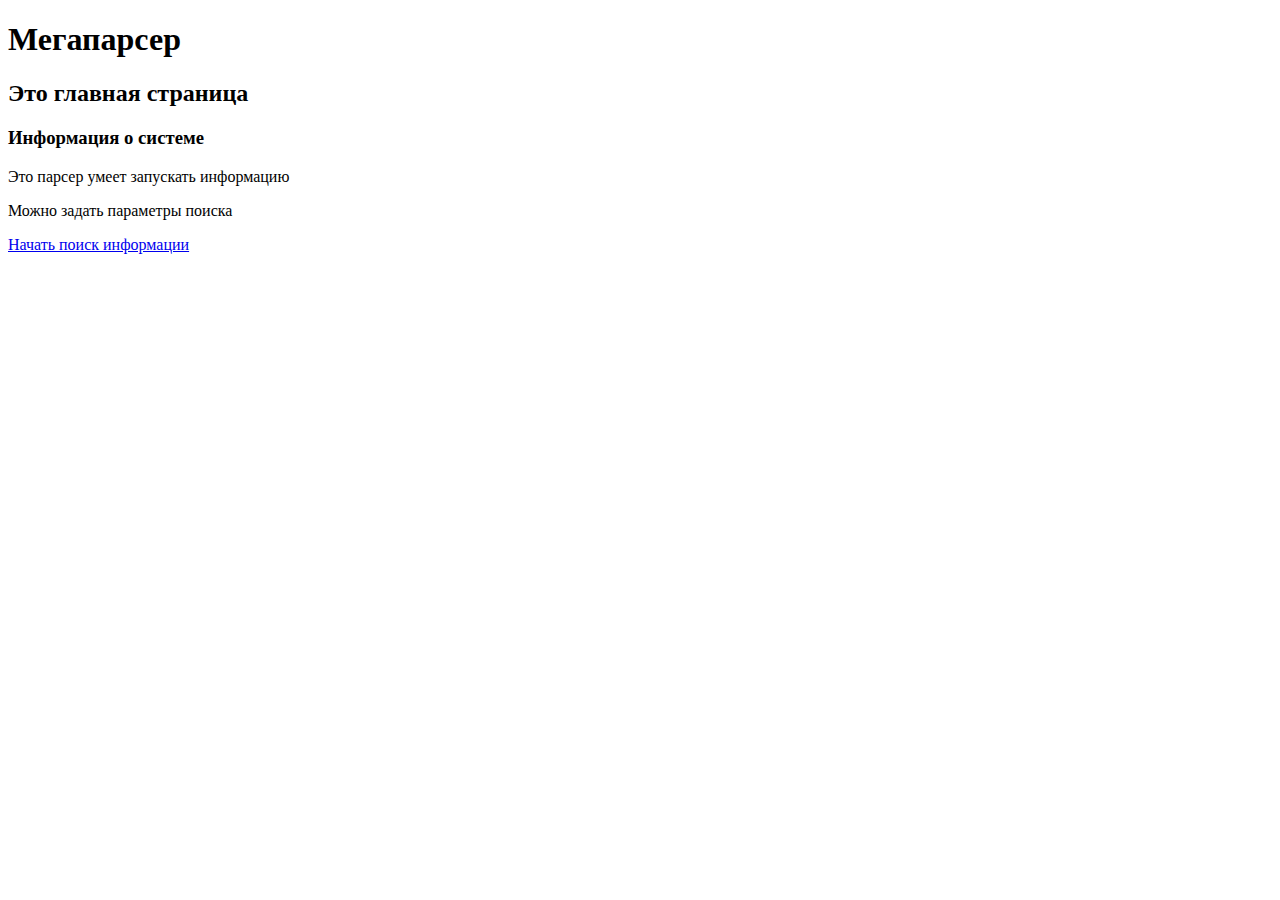
<file: html_lesson/temlates/index.html>
<!DOCTYPE html>
<html lang="en">
<head>
    <meta charset="UTF-8">
    <title>Урок21</title>
</head>
<body>
    <h1>
        Мегапарсер
    </h1>
        <h2>
            Это главная страница
        </h2>
            <h3>
                Информация о системе
            </h3>
            <p>
                Это парсер умеет запускать информацию
            </p>
            <p>
                Можно задать параметры поиска
            </p>
    <a href = 'form.html'> Начать поиск информации </a>

</body>
</html>
</file>
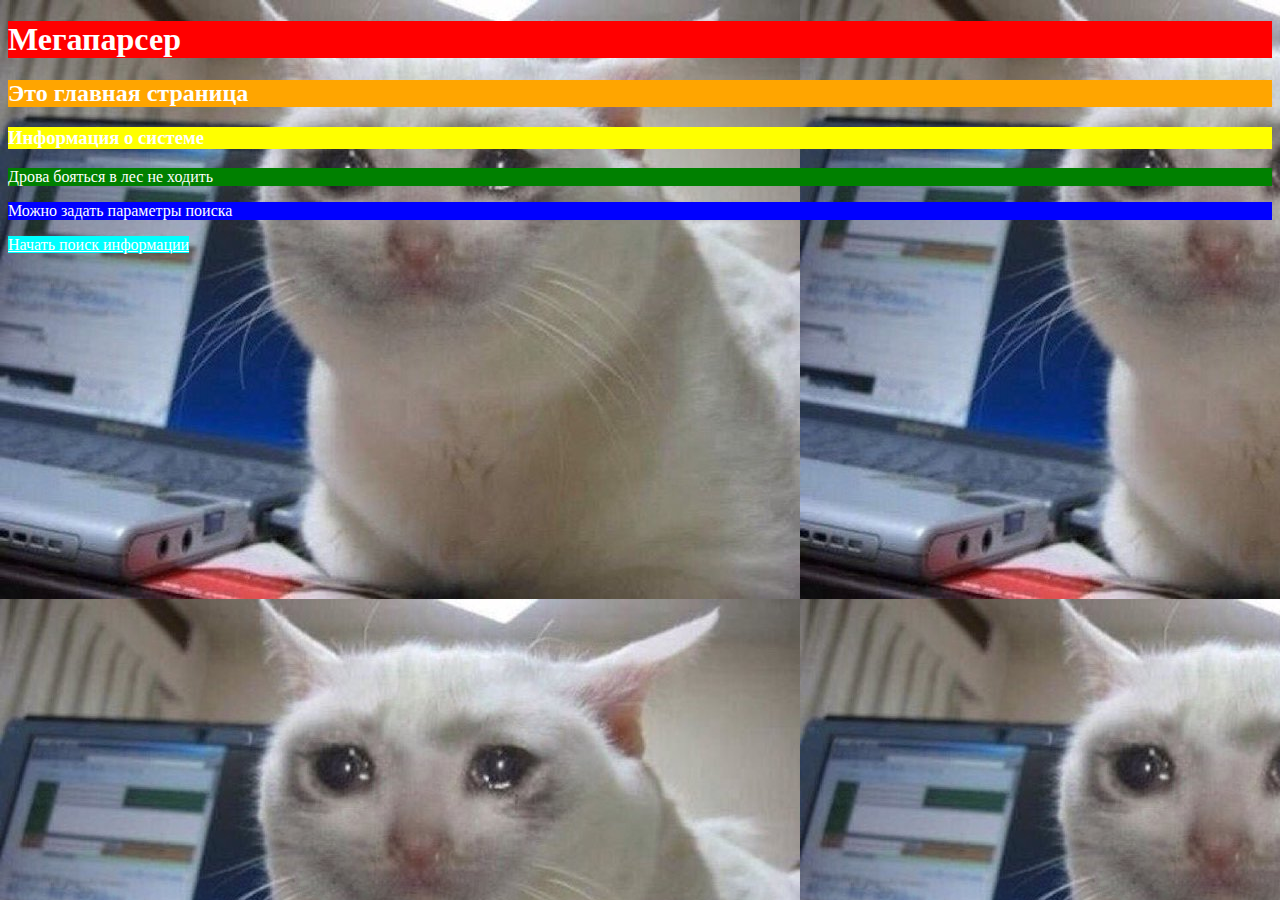
<file: html_lesson/html_lesson/temlates/index.html>
<!DOCTYPE html>
<html lang="en">
<head>
    <meta charset="UTF-8">
    <title>Урок21</title>
    <link href="main.css" rel="stylesheet">
</head>
<body>
    <h1 class = 'tut'>
        Мегапарсер
    </h1>
        <h2 class ='tet'>
            Это главная страница
        </h2>
            <h3 class = 'tat'>
                Информация о системе
            </h3>
            <p class = 'huh'>
                Дрова бояться в лес не ходить
            </p>
            <p class = 'heh'>
                Можно задать параметры поиска
            </p>
    <a class = "hah" href = 'form.html'> Начать поиск информации </a>

</body>
</html>
</file>
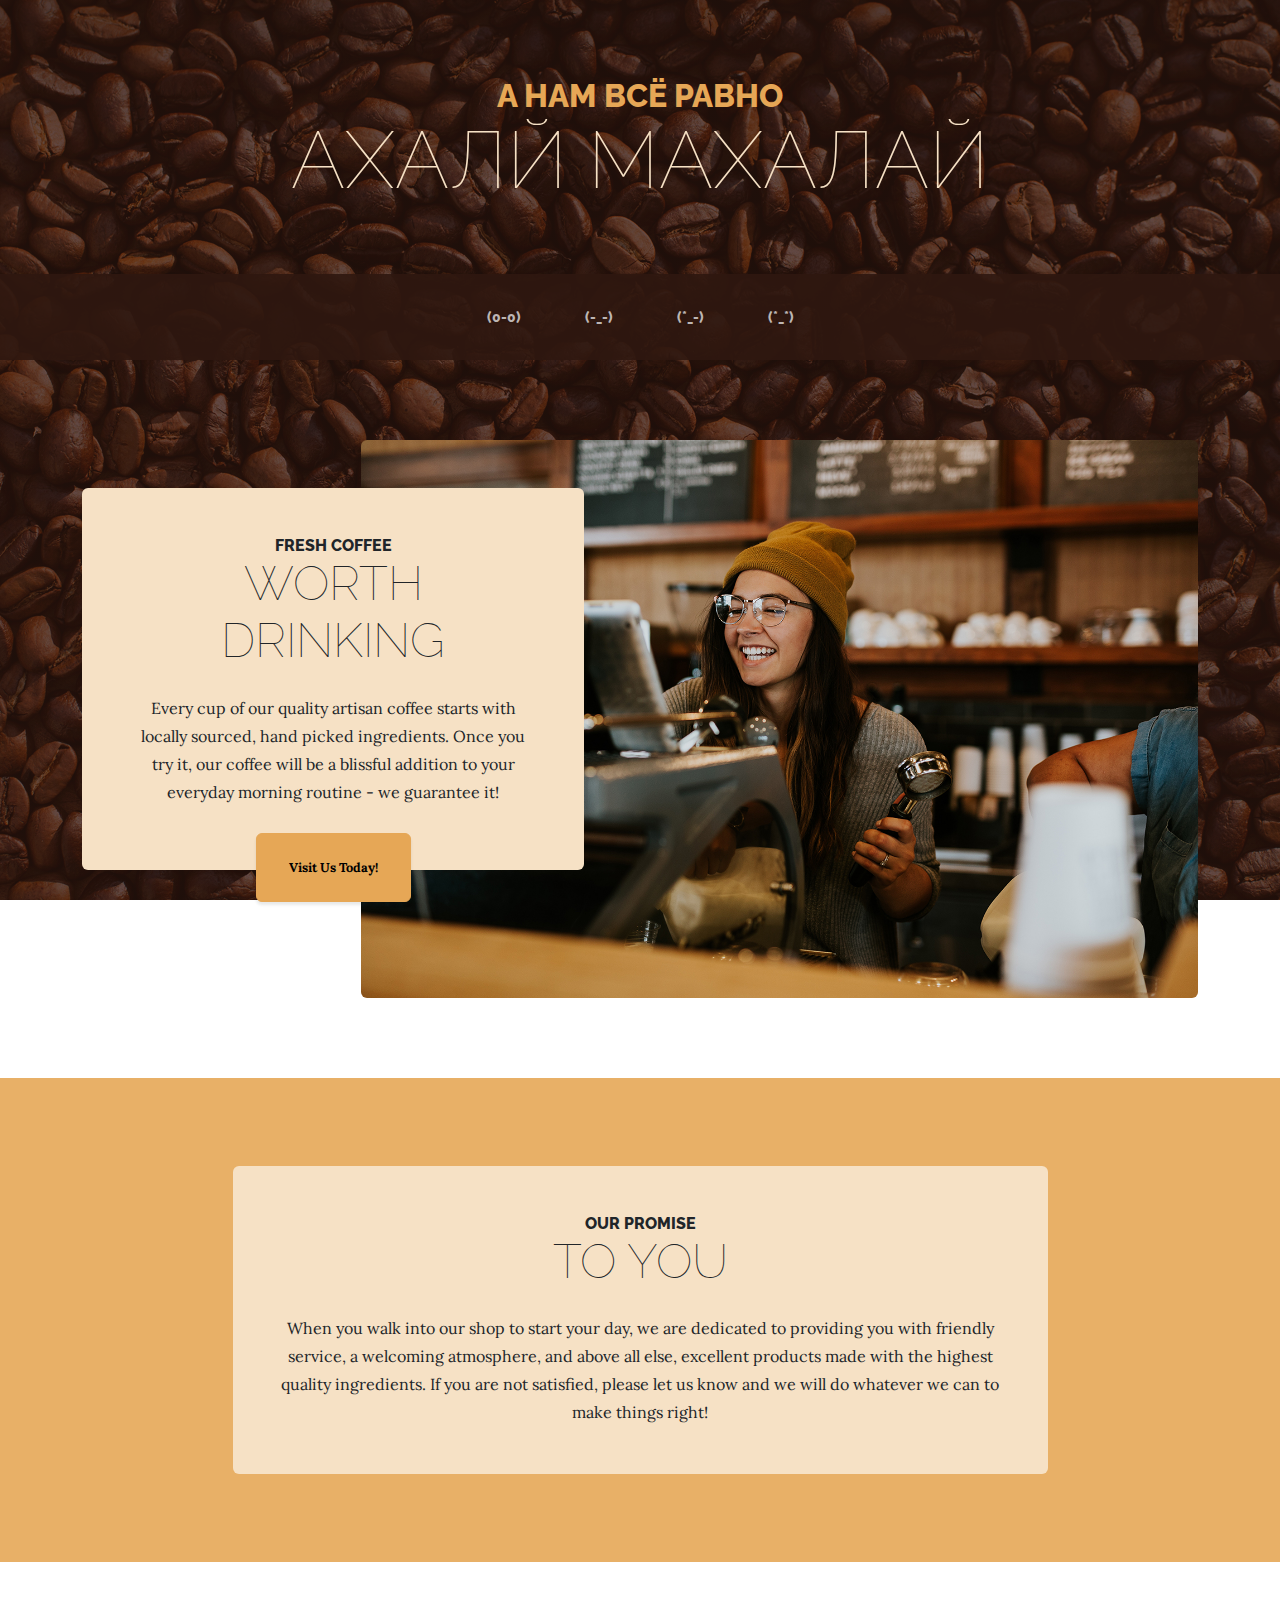
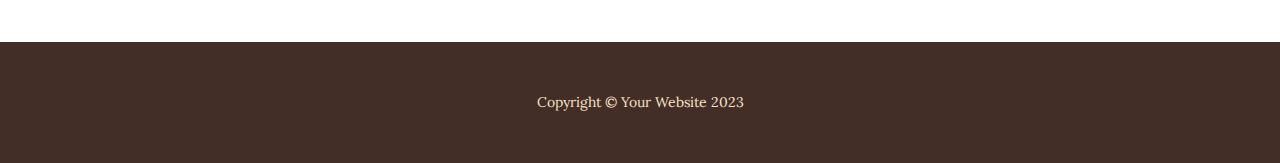
<file: html_lesson/html_lesson/templates_boostrap/startbootstrap-business-casual-gh-pages/index.html>
<!DOCTYPE html>
<html lang="en">
    <head>
        <meta charset="utf-8" />
        <meta name="viewport" content="width=device-width, initial-scale=1, shrink-to-fit=no" />
        <meta name="description" content="" />
        <meta name="author" content="" />
        <title>Абракадабра</title>
        <link rel="icon" type="image/x-icon" href="assets/favicon.ico" />
        <!-- Google fonts-->
        <link href="https://fonts.googleapis.com/css?family=Raleway:100,100i,200,200i,300,300i,400,400i,500,500i,600,600i,700,700i,800,800i,900,900i" rel="stylesheet" />
        <link href="https://fonts.googleapis.com/css?family=Lora:400,400i,700,700i" rel="stylesheet" />
        <!-- Core theme CSS (includes Bootstrap)-->
        <link href="css/styles.css" rel="stylesheet" />
    </head>
    <body>
        <header>
            <h1 class="site-heading text-center text-faded d-none d-lg-block">
                <span class="site-heading-upper text-primary mb-3">А нам всЁ равно</span>
                <span class="site-heading-lower">Ахалй махалай</span>
            </h1>
        </header>
        <!-- Navigation-->
        <nav class="navbar navbar-expand-lg navbar-dark py-lg-4" id="mainNav">
            <div class="container">
                <a class="navbar-brand text-uppercase fw-bold d-lg-none" href="index.html">Start Bootstrap</a>
                <button class="navbar-toggler" type="button" data-bs-toggle="collapse" data-bs-target="#navbarSupportedContent" aria-controls="navbarSupportedContent" aria-expanded="false" aria-label="Toggle navigation"><span class="navbar-toggler-icon"></span></button>
                <div class="collapse navbar-collapse" id="navbarSupportedContent">
                    <ul class="navbar-nav mx-auto">
                        <li class="nav-item px-lg-4"><a class="nav-link text-uppercase" href="index.html">(0-0)</a></li>
                        <li class="nav-item px-lg-4"><a class="nav-link text-uppercase" href="about.html">(-_-)</a></li>
                        <li class="nav-item px-lg-4"><a class="nav-link text-uppercase" href="products.html">(*_-)</a></li>
                        <li class="nav-item px-lg-4"><a class="nav-link text-uppercase" href="store.html">(*_*)</a></li>
                    </ul>
                </div>
            </div>
        </nav>
        <section class="page-section clearfix">
            <div class="container">
                <div class="intro">
                    <img class="intro-img img-fluid mb-3 mb-lg-0 rounded" src="assets/img/intro.jpg" alt="..." />
                    <div class="intro-text left-0 text-center bg-faded p-5 rounded">
                        <h2 class="section-heading mb-4">
                            <span class="section-heading-upper">Fresh Coffee</span>
                            <span class="section-heading-lower">Worth Drinking</span>
                        </h2>
                        <p class="mb-3">Every cup of our quality artisan coffee starts with locally sourced, hand picked ingredients. Once you try it, our coffee will be a blissful addition to your everyday morning routine - we guarantee it!</p>
                        <div class="intro-button mx-auto"><a class="btn btn-primary btn-xl" href="#!">Visit Us Today!</a></div>
                    </div>
                </div>
            </div>
        </section>
        <section class="page-section cta">
            <div class="container">
                <div class="row">
                    <div class="col-xl-9 mx-auto">
                        <div class="cta-inner bg-faded text-center rounded">
                            <h2 class="section-heading mb-4">
                                <span class="section-heading-upper">Our Promise</span>
                                <span class="section-heading-lower">To You</span>
                            </h2>
                            <p class="mb-0">When you walk into our shop to start your day, we are dedicated to providing you with friendly service, a welcoming atmosphere, and above all else, excellent products made with the highest quality ingredients. If you are not satisfied, please let us know and we will do whatever we can to make things right!</p>
                        </div>
                    </div>
                </div>
            </div>
        </section>
        <footer class="footer text-faded text-center py-5">
            <div class="container"><p class="m-0 small">Copyright &copy; Your Website 2023</p></div>
        </footer>
        <!-- Bootstrap core JS-->
        <script src="https://cdn.jsdelivr.net/npm/bootstrap@5.2.3/dist/js/bootstrap.bundle.min.js"></script>
        <!-- Core theme JS-->
        <script src="js/scripts.js"></script>
    </body>
</html>
</file>
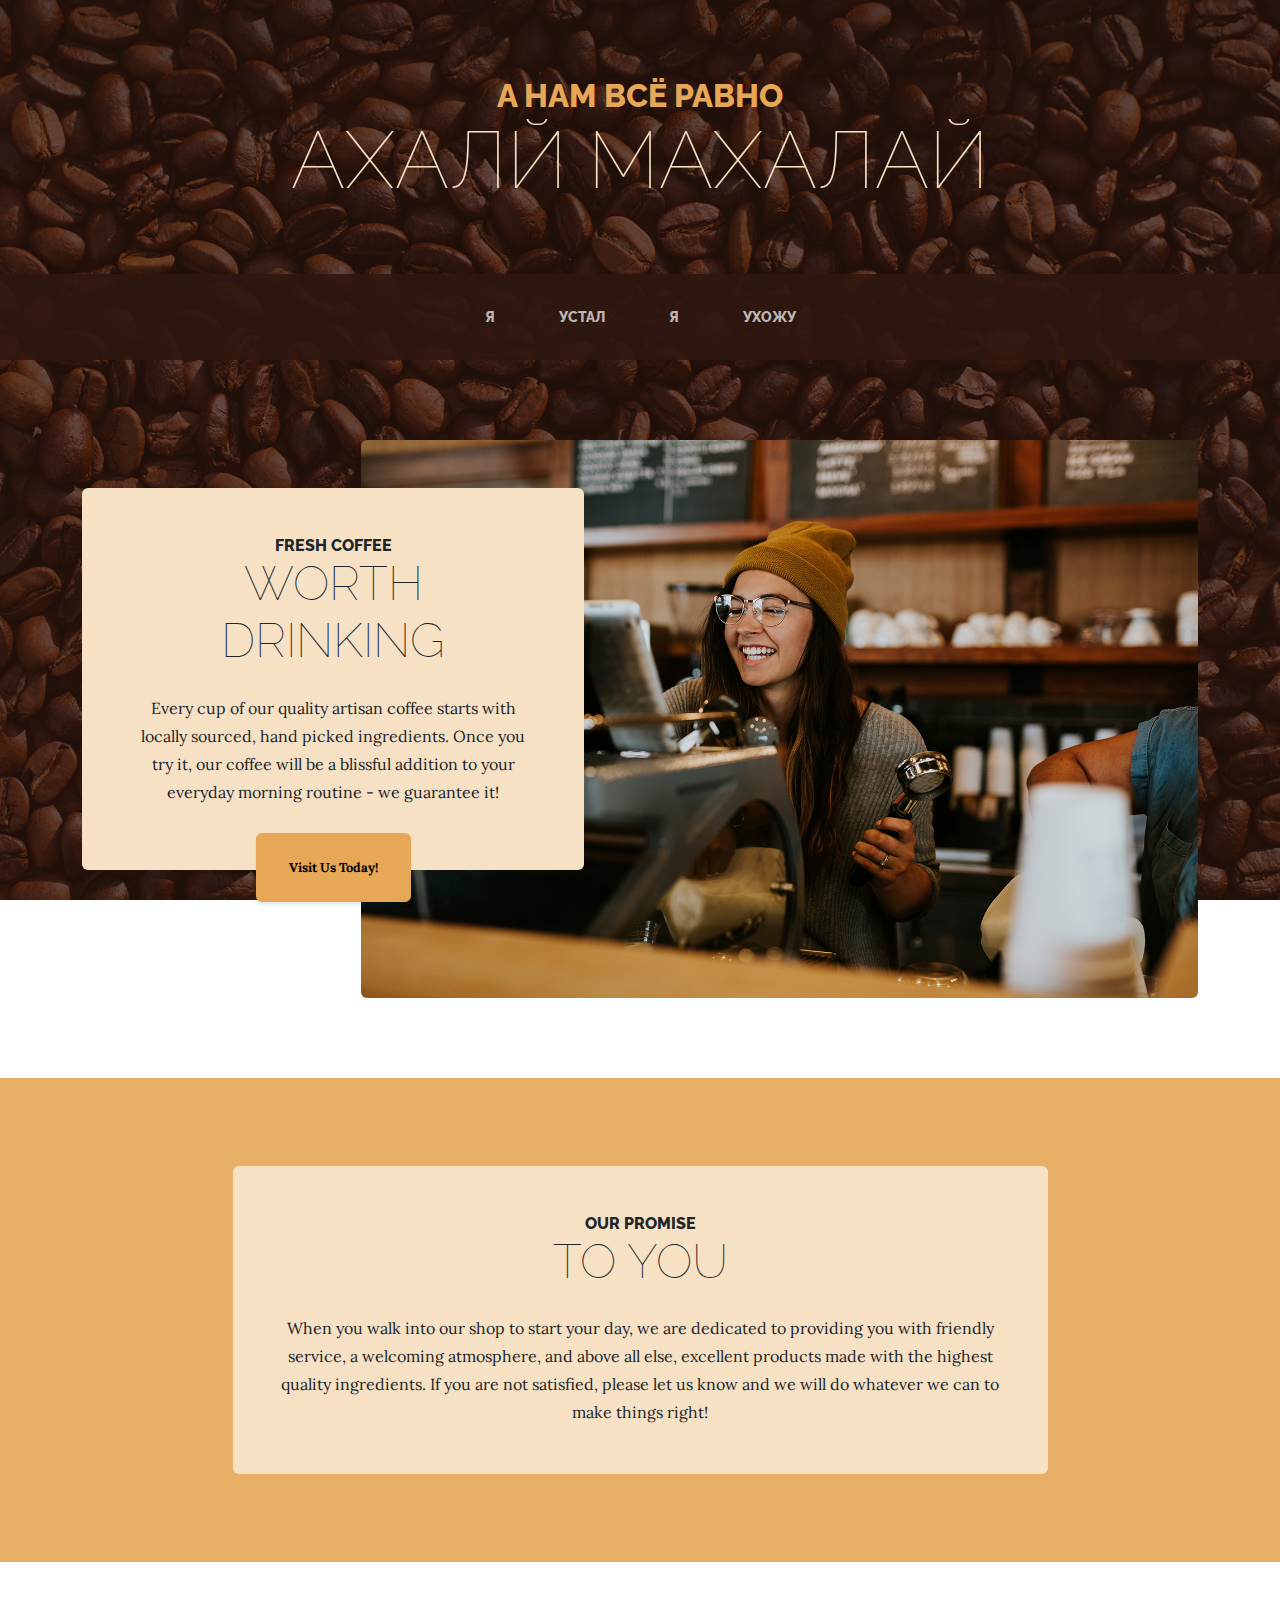
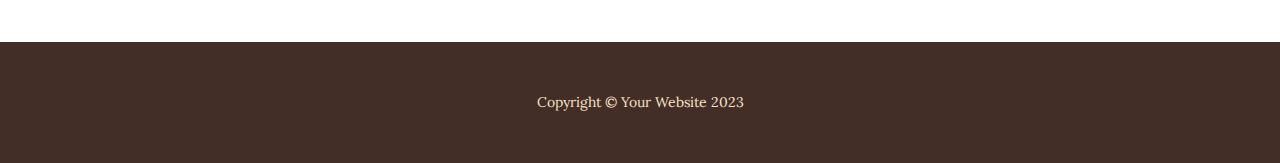
<file: html_lesson/html_lesson/html_lesson/templates_boostrap/startbootstrap-business-casual-gh-pages/index.html>
<!DOCTYPE html>
<html lang="en">
    <head>
        <meta charset="utf-8" />
        <meta name="viewport" content="width=device-width, initial-scale=1, shrink-to-fit=no" />
        <meta name="description" content="" />
        <meta name="author" content="" />
        <title>Абракадабра</title>
        <link rel="icon" type="image/x-icon" href="assets/favicon.ico" />
        <!-- Google fonts-->
        <link href="https://fonts.googleapis.com/css?family=Raleway:100,100i,200,200i,300,300i,400,400i,500,500i,600,600i,700,700i,800,800i,900,900i" rel="stylesheet" />
        <link href="https://fonts.googleapis.com/css?family=Lora:400,400i,700,700i" rel="stylesheet" />
        <!-- Core theme CSS (includes Bootstrap)-->
        <link href="css/styles.css" rel="stylesheet" />
    </head>
    <body>
        <header>
            <h1 class="site-heading text-center text-faded d-none d-lg-block">
                <span class="site-heading-upper text-primary mb-3">А нам всЁ равно</span>
                <span class="site-heading-lower">Ахалй махалай</span>
            </h1>
        </header>
        <!-- Navigation-->
        <nav class="navbar navbar-expand-lg navbar-dark py-lg-4" id="mainNav">
            <div class="container">
                <a class="navbar-brand text-uppercase fw-bold d-lg-none" href="index.html">Start Bootstrap</a>
                <button class="navbar-toggler" type="button" data-bs-toggle="collapse" data-bs-target="#navbarSupportedContent" aria-controls="navbarSupportedContent" aria-expanded="false" aria-label="Toggle navigation"><span class="navbar-toggler-icon"></span></button>
                <div class="collapse navbar-collapse" id="navbarSupportedContent">
                    <ul class="navbar-nav mx-auto">
                        <li class="nav-item px-lg-4"><a class="nav-link text-uppercase" href="index.html">Я</a></li>
                        <li class="nav-item px-lg-4"><a class="nav-link text-uppercase" href="about.html">Устал</a></li>
                        <li class="nav-item px-lg-4"><a class="nav-link text-uppercase" href="products.html">Я</a></li>
                        <li class="nav-item px-lg-4"><a class="nav-link text-uppercase" href="store.html">Ухожу</a></li>
                    </ul>
                </div>
            </div>
        </nav>
        <section class="page-section clearfix">
            <div class="container">
                <div class="intro">
                    <img class="intro-img img-fluid mb-3 mb-lg-0 rounded" src="assets/img/intro.jpg" alt="..." />
                    <div class="intro-text left-0 text-center bg-faded p-5 rounded">
                        <h2 class="section-heading mb-4">
                            <span class="section-heading-upper">Fresh Coffee</span>
                            <span class="section-heading-lower">Worth Drinking</span>
                        </h2>
                        <p class="mb-3">Every cup of our quality artisan coffee starts with locally sourced, hand picked ingredients. Once you try it, our coffee will be a blissful addition to your everyday morning routine - we guarantee it!</p>
                        <div class="intro-button mx-auto"><a class="btn btn-primary btn-xl" href="#!">Visit Us Today!</a></div>
                    </div>
                </div>
            </div>
        </section>
        <section class="page-section cta">
            <div class="container">
                <div class="row">
                    <div class="col-xl-9 mx-auto">
                        <div class="cta-inner bg-faded text-center rounded">
                            <h2 class="section-heading mb-4">
                                <span class="section-heading-upper">Our Promise</span>
                                <span class="section-heading-lower">To You</span>
                            </h2>
                            <p class="mb-0">When you walk into our shop to start your day, we are dedicated to providing you with friendly service, a welcoming atmosphere, and above all else, excellent products made with the highest quality ingredients. If you are not satisfied, please let us know and we will do whatever we can to make things right!</p>
                        </div>
                    </div>
                </div>
            </div>
        </section>
        <footer class="footer text-faded text-center py-5">
            <div class="container"><p class="m-0 small">Copyright &copy; Your Website 2023</p></div>
        </footer>
        <!-- Bootstrap core JS-->
        <script src="https://cdn.jsdelivr.net/npm/bootstrap@5.2.3/dist/js/bootstrap.bundle.min.js"></script>
        <!-- Core theme JS-->
        <script src="js/scripts.js"></script>
    </body>
</html>
</file>
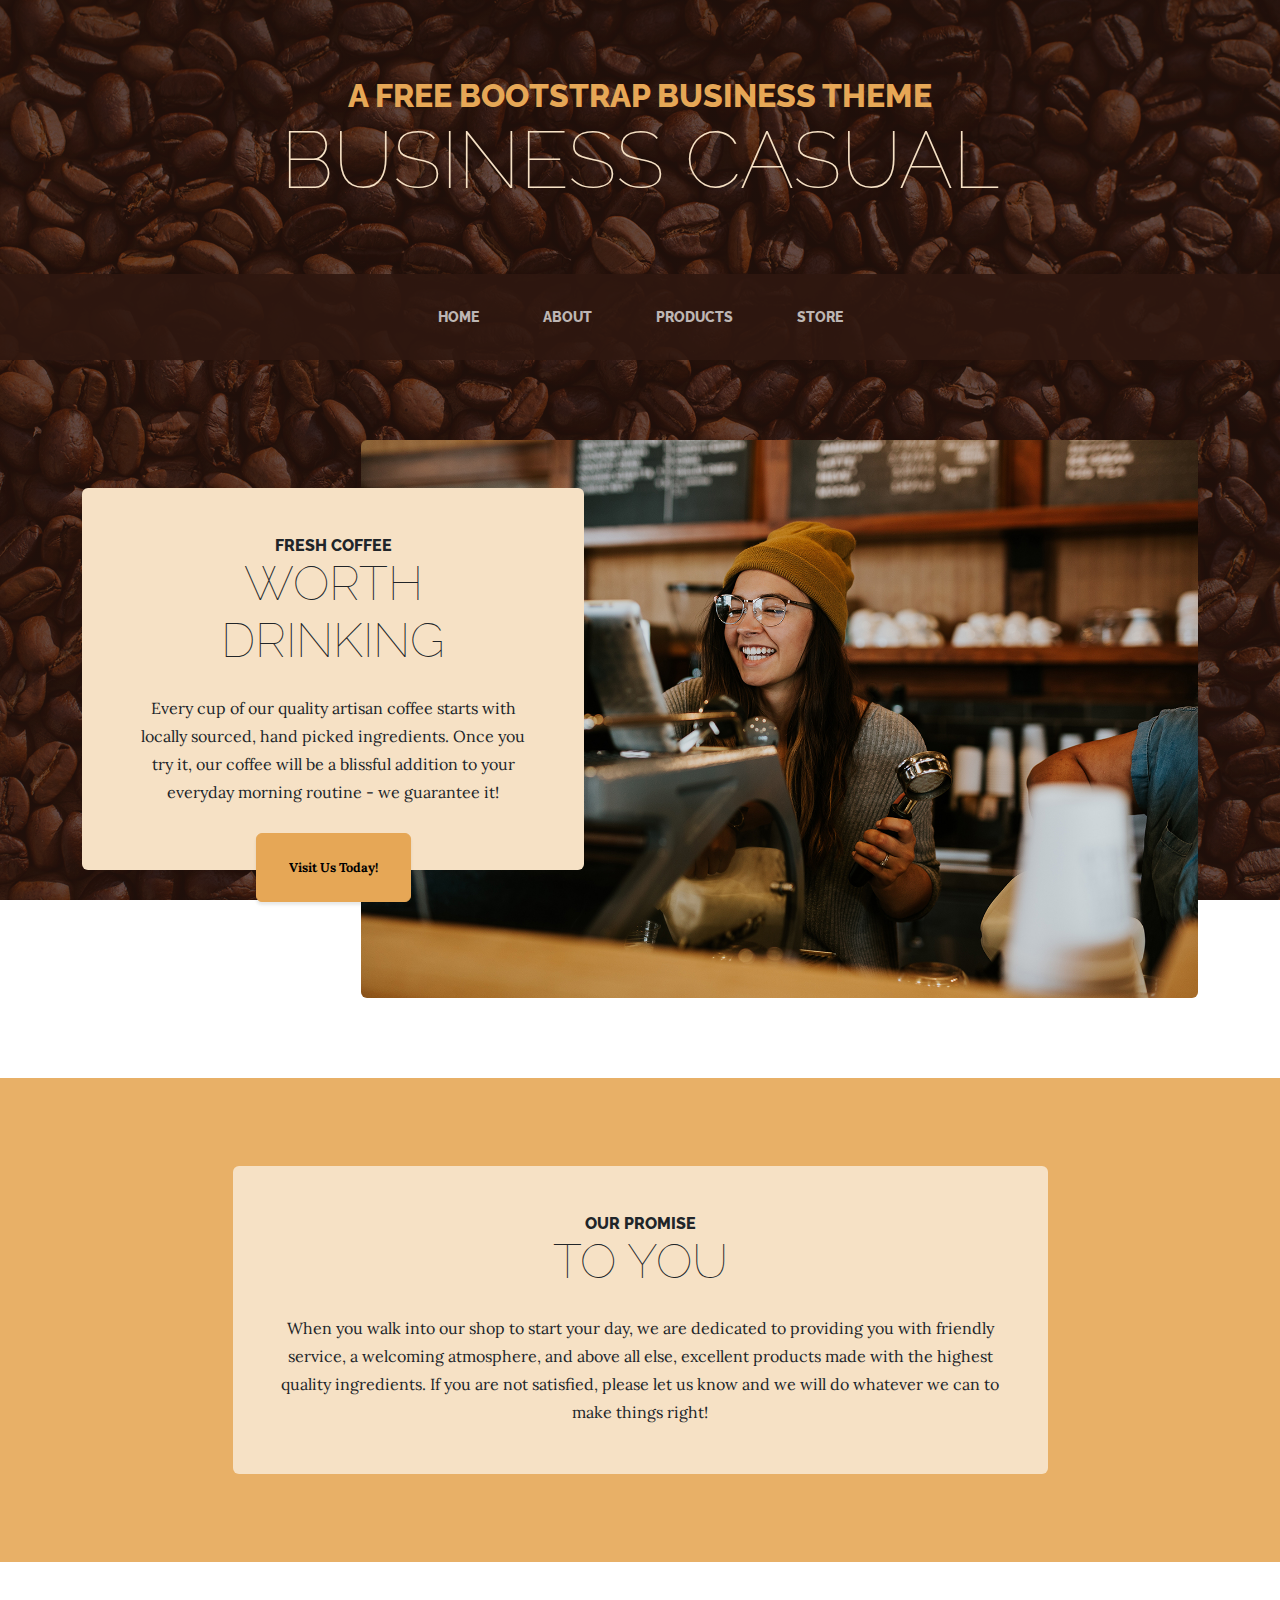
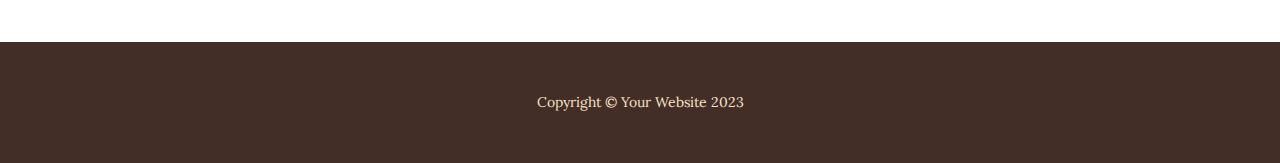
<file: html_lesson/html_lesson/templates_boostrap/startbootstrap-business-casual-gh-pages/startbootstrap-business-casual-gh-pages/index.html>
<!DOCTYPE html>
<html lang="en">
    <head>
        <meta charset="utf-8" />
        <meta name="viewport" content="width=device-width, initial-scale=1, shrink-to-fit=no" />
        <meta name="description" content="" />
        <meta name="author" content="" />
        <title>Business Casual - Start Bootstrap Theme</title>
        <link rel="icon" type="image/x-icon" href="assets/favicon.ico" />
        <!-- Google fonts-->
        <link href="https://fonts.googleapis.com/css?family=Raleway:100,100i,200,200i,300,300i,400,400i,500,500i,600,600i,700,700i,800,800i,900,900i" rel="stylesheet" />
        <link href="https://fonts.googleapis.com/css?family=Lora:400,400i,700,700i" rel="stylesheet" />
        <!-- Core theme CSS (includes Bootstrap)-->
        <link href="css/styles.css" rel="stylesheet" />
    </head>
    <body>
        <header>
            <h1 class="site-heading text-center text-faded d-none d-lg-block">
                <span class="site-heading-upper text-primary mb-3">A Free Bootstrap Business Theme</span>
                <span class="site-heading-lower">Business Casual</span>
            </h1>
        </header>
        <!-- Navigation-->
        <nav class="navbar navbar-expand-lg navbar-dark py-lg-4" id="mainNav">
            <div class="container">
                <a class="navbar-brand text-uppercase fw-bold d-lg-none" href="index.html">Start Bootstrap</a>
                <button class="navbar-toggler" type="button" data-bs-toggle="collapse" data-bs-target="#navbarSupportedContent" aria-controls="navbarSupportedContent" aria-expanded="false" aria-label="Toggle navigation"><span class="navbar-toggler-icon"></span></button>
                <div class="collapse navbar-collapse" id="navbarSupportedContent">
                    <ul class="navbar-nav mx-auto">
                        <li class="nav-item px-lg-4"><a class="nav-link text-uppercase" href="index.html">Home</a></li>
                        <li class="nav-item px-lg-4"><a class="nav-link text-uppercase" href="about.html">About</a></li>
                        <li class="nav-item px-lg-4"><a class="nav-link text-uppercase" href="products.html">Products</a></li>
                        <li class="nav-item px-lg-4"><a class="nav-link text-uppercase" href="store.html">Store</a></li>
                    </ul>
                </div>
            </div>
        </nav>
        <section class="page-section clearfix">
            <div class="container">
                <div class="intro">
                    <img class="intro-img img-fluid mb-3 mb-lg-0 rounded" src="assets/img/intro.jpg" alt="..." />
                    <div class="intro-text left-0 text-center bg-faded p-5 rounded">
                        <h2 class="section-heading mb-4">
                            <span class="section-heading-upper">Fresh Coffee</span>
                            <span class="section-heading-lower">Worth Drinking</span>
                        </h2>
                        <p class="mb-3">Every cup of our quality artisan coffee starts with locally sourced, hand picked ingredients. Once you try it, our coffee will be a blissful addition to your everyday morning routine - we guarantee it!</p>
                        <div class="intro-button mx-auto"><a class="btn btn-primary btn-xl" href="#!">Visit Us Today!</a></div>
                    </div>
                </div>
            </div>
        </section>
        <section class="page-section cta">
            <div class="container">
                <div class="row">
                    <div class="col-xl-9 mx-auto">
                        <div class="cta-inner bg-faded text-center rounded">
                            <h2 class="section-heading mb-4">
                                <span class="section-heading-upper">Our Promise</span>
                                <span class="section-heading-lower">To You</span>
                            </h2>
                            <p class="mb-0">When you walk into our shop to start your day, we are dedicated to providing you with friendly service, a welcoming atmosphere, and above all else, excellent products made with the highest quality ingredients. If you are not satisfied, please let us know and we will do whatever we can to make things right!</p>
                        </div>
                    </div>
                </div>
            </div>
        </section>
        <footer class="footer text-faded text-center py-5">
            <div class="container"><p class="m-0 small">Copyright &copy; Your Website 2023</p></div>
        </footer>
        <!-- Bootstrap core JS-->
        <script src="https://cdn.jsdelivr.net/npm/bootstrap@5.2.3/dist/js/bootstrap.bundle.min.js"></script>
        <!-- Core theme JS-->
        <script src="js/scripts.js"></script>
    </body>
</html>
</file>
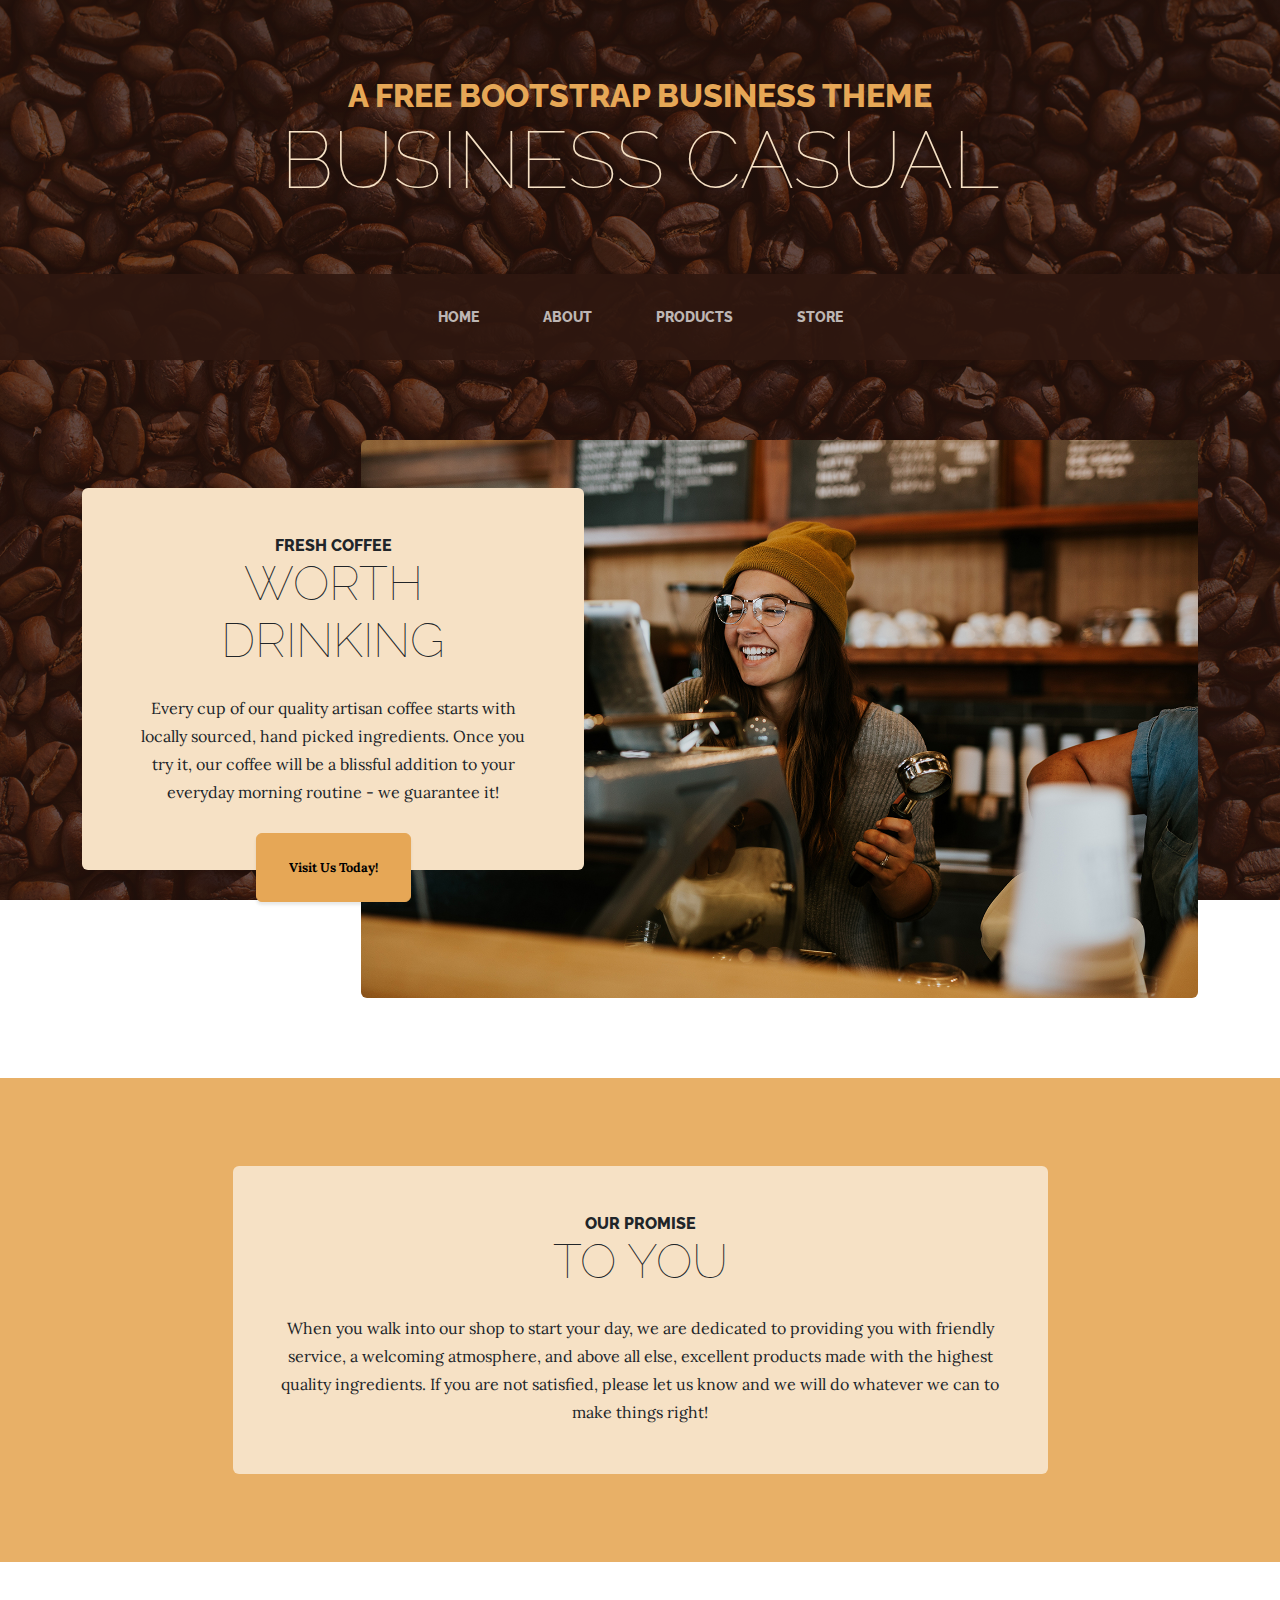
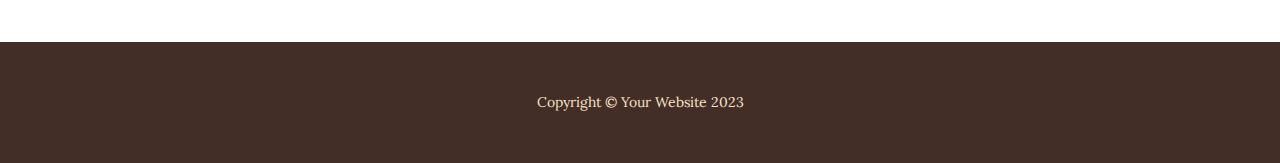
<file: html_lesson/html_lesson/html_lesson/templates_boostrap/startbootstrap-business-casual-gh-pages/startbootstrap-business-casual-gh-pages/index.html>
<!DOCTYPE html>
<html lang="en">
    <head>
        <meta charset="utf-8" />
        <meta name="viewport" content="width=device-width, initial-scale=1, shrink-to-fit=no" />
        <meta name="description" content="" />
        <meta name="author" content="" />
        <title>Business Casual - Start Bootstrap Theme</title>
        <link rel="icon" type="image/x-icon" href="assets/favicon.ico" />
        <!-- Google fonts-->
        <link href="https://fonts.googleapis.com/css?family=Raleway:100,100i,200,200i,300,300i,400,400i,500,500i,600,600i,700,700i,800,800i,900,900i" rel="stylesheet" />
        <link href="https://fonts.googleapis.com/css?family=Lora:400,400i,700,700i" rel="stylesheet" />
        <!-- Core theme CSS (includes Bootstrap)-->
        <link href="css/styles.css" rel="stylesheet" />
    </head>
    <body>
        <header>
            <h1 class="site-heading text-center text-faded d-none d-lg-block">
                <span class="site-heading-upper text-primary mb-3">A Free Bootstrap Business Theme</span>
                <span class="site-heading-lower">Business Casual</span>
            </h1>
        </header>
        <!-- Navigation-->
        <nav class="navbar navbar-expand-lg navbar-dark py-lg-4" id="mainNav">
            <div class="container">
                <a class="navbar-brand text-uppercase fw-bold d-lg-none" href="index.html">Start Bootstrap</a>
                <button class="navbar-toggler" type="button" data-bs-toggle="collapse" data-bs-target="#navbarSupportedContent" aria-controls="navbarSupportedContent" aria-expanded="false" aria-label="Toggle navigation"><span class="navbar-toggler-icon"></span></button>
                <div class="collapse navbar-collapse" id="navbarSupportedContent">
                    <ul class="navbar-nav mx-auto">
                        <li class="nav-item px-lg-4"><a class="nav-link text-uppercase" href="index.html">Home</a></li>
                        <li class="nav-item px-lg-4"><a class="nav-link text-uppercase" href="about.html">About</a></li>
                        <li class="nav-item px-lg-4"><a class="nav-link text-uppercase" href="products.html">Products</a></li>
                        <li class="nav-item px-lg-4"><a class="nav-link text-uppercase" href="store.html">Store</a></li>
                    </ul>
                </div>
            </div>
        </nav>
        <section class="page-section clearfix">
            <div class="container">
                <div class="intro">
                    <img class="intro-img img-fluid mb-3 mb-lg-0 rounded" src="assets/img/intro.jpg" alt="..." />
                    <div class="intro-text left-0 text-center bg-faded p-5 rounded">
                        <h2 class="section-heading mb-4">
                            <span class="section-heading-upper">Fresh Coffee</span>
                            <span class="section-heading-lower">Worth Drinking</span>
                        </h2>
                        <p class="mb-3">Every cup of our quality artisan coffee starts with locally sourced, hand picked ingredients. Once you try it, our coffee will be a blissful addition to your everyday morning routine - we guarantee it!</p>
                        <div class="intro-button mx-auto"><a class="btn btn-primary btn-xl" href="#!">Visit Us Today!</a></div>
                    </div>
                </div>
            </div>
        </section>
        <section class="page-section cta">
            <div class="container">
                <div class="row">
                    <div class="col-xl-9 mx-auto">
                        <div class="cta-inner bg-faded text-center rounded">
                            <h2 class="section-heading mb-4">
                                <span class="section-heading-upper">Our Promise</span>
                                <span class="section-heading-lower">To You</span>
                            </h2>
                            <p class="mb-0">When you walk into our shop to start your day, we are dedicated to providing you with friendly service, a welcoming atmosphere, and above all else, excellent products made with the highest quality ingredients. If you are not satisfied, please let us know and we will do whatever we can to make things right!</p>
                        </div>
                    </div>
                </div>
            </div>
        </section>
        <footer class="footer text-faded text-center py-5">
            <div class="container"><p class="m-0 small">Copyright &copy; Your Website 2023</p></div>
        </footer>
        <!-- Bootstrap core JS-->
        <script src="https://cdn.jsdelivr.net/npm/bootstrap@5.2.3/dist/js/bootstrap.bundle.min.js"></script>
        <!-- Core theme JS-->
        <script src="js/scripts.js"></script>
    </body>
</html>
</file>
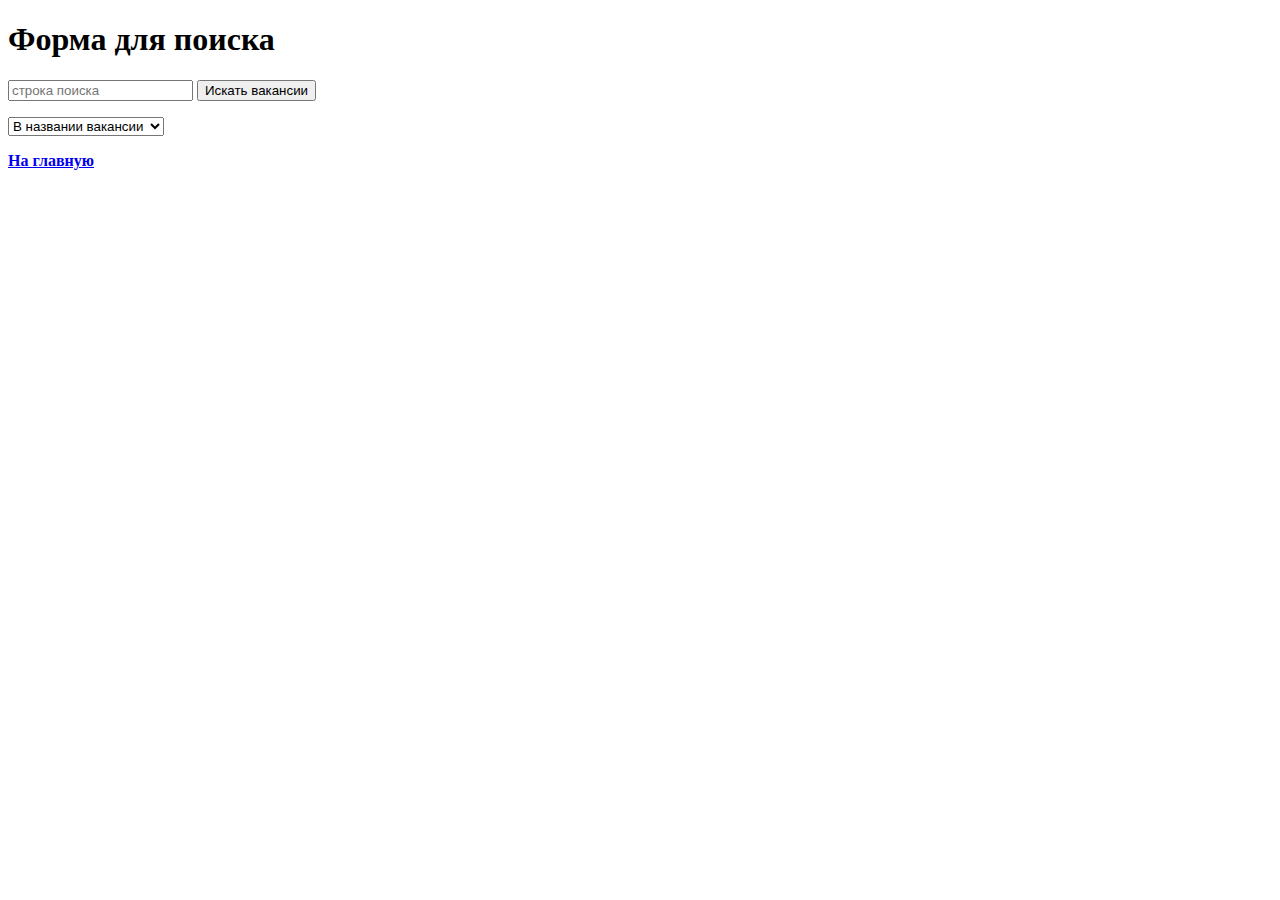
<file: html_lesson/temlates/form.html>
<!DOCTYPE html>
<html lang="en">
<head>
    <meta charset="UTF-8">
    <title>Поиск</title>
</head>
<body>
<h1>Форма для поиска</h1>

    <form action = 'results.html'>
        <!-- type - тип поля ,value- его значение, placeholder - подсказка -->
            <input type="text" value="" placeholder="строка поиска">
            <input type="submit" value="Искать вакансии">
            <p><select name="where">
                <options>Везде</options>
                <option value="">В названии компании </option>
                <option selected="">В названии вакансии</option>
            </select></p>
    </form>

<a href = 'infex.html'> <b>На главную</b> </a>
</body>
</html>
</file>
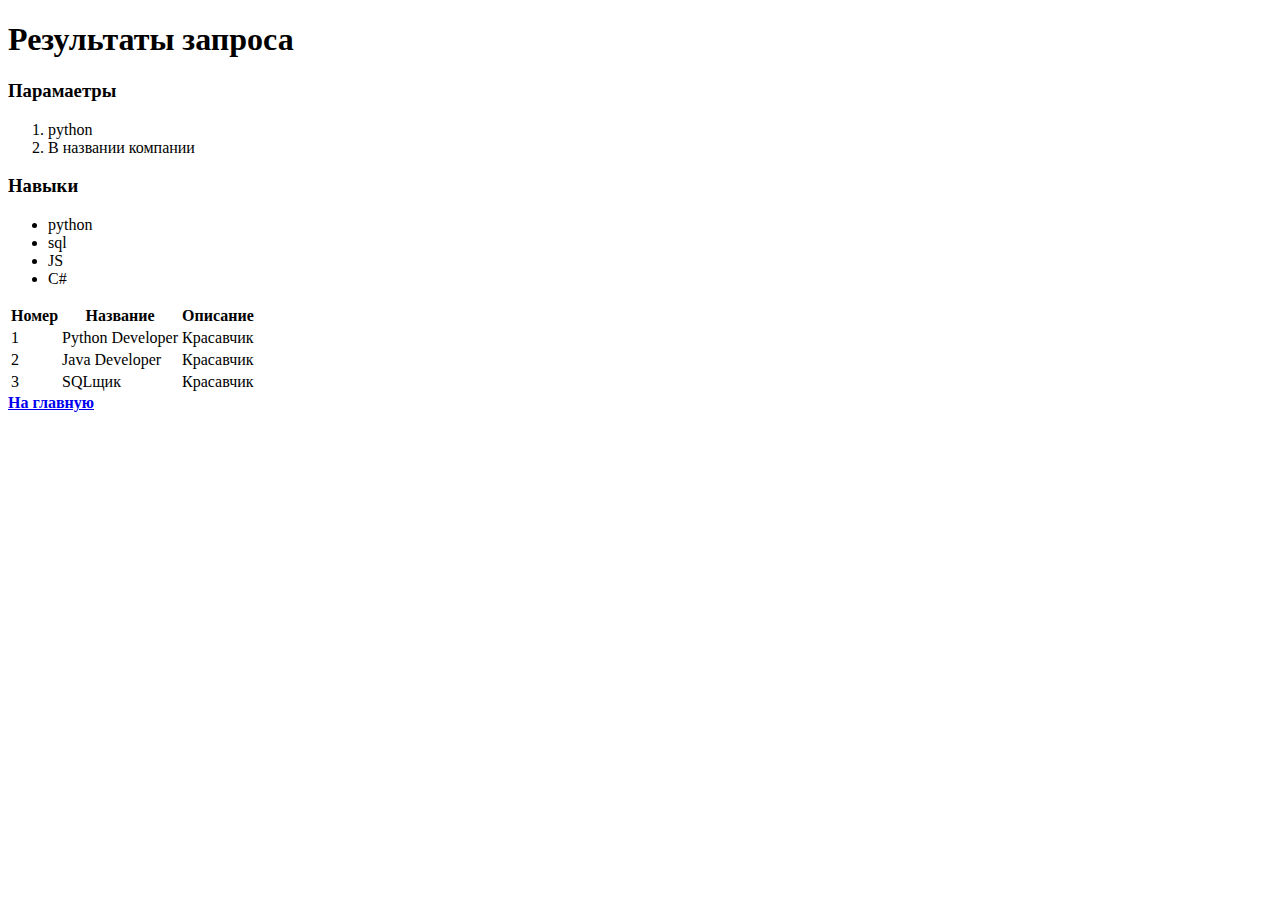
<file: html_lesson/temlates/results.html>
<!DOCTYPE html>
<html lang="en">
<head>
    <meta charset="UTF-8">
    <title>Результаты</title>
</head>
<body>
<h1>Результаты запроса</h1>
<h3>Парамаетры</h3>
    <ol>
        <li>python</li>
        <li>В названии компании</li>
    </ol>
        <h3>Навыки</h3>
        <ul>
            <li>python</li>
            <li>sql</li>
            <li>JS</li>
            <li>C#</li>
        </ul>
<table>
    <tr>
        <th>Номер</th>
        <th>Название</th>
        <th>Описание</th>
    </tr>
    <tr>
        <td>1</td>
        <td>Python Developer</td>
        <td>Красавчик</td>
    </tr>
    <tr>
        <td>2</td>
        <td>Java Developer</td>
        <td>Красавчик</td>
    </tr>
    <tr>
        <td>3</td>
        <td>SQLщик</td>
        <td>Красавчик</td>
    </tr>
</table>
<a href = 'infex.html'> <b>На главную</b> </a>
</body>
</html>
</file>
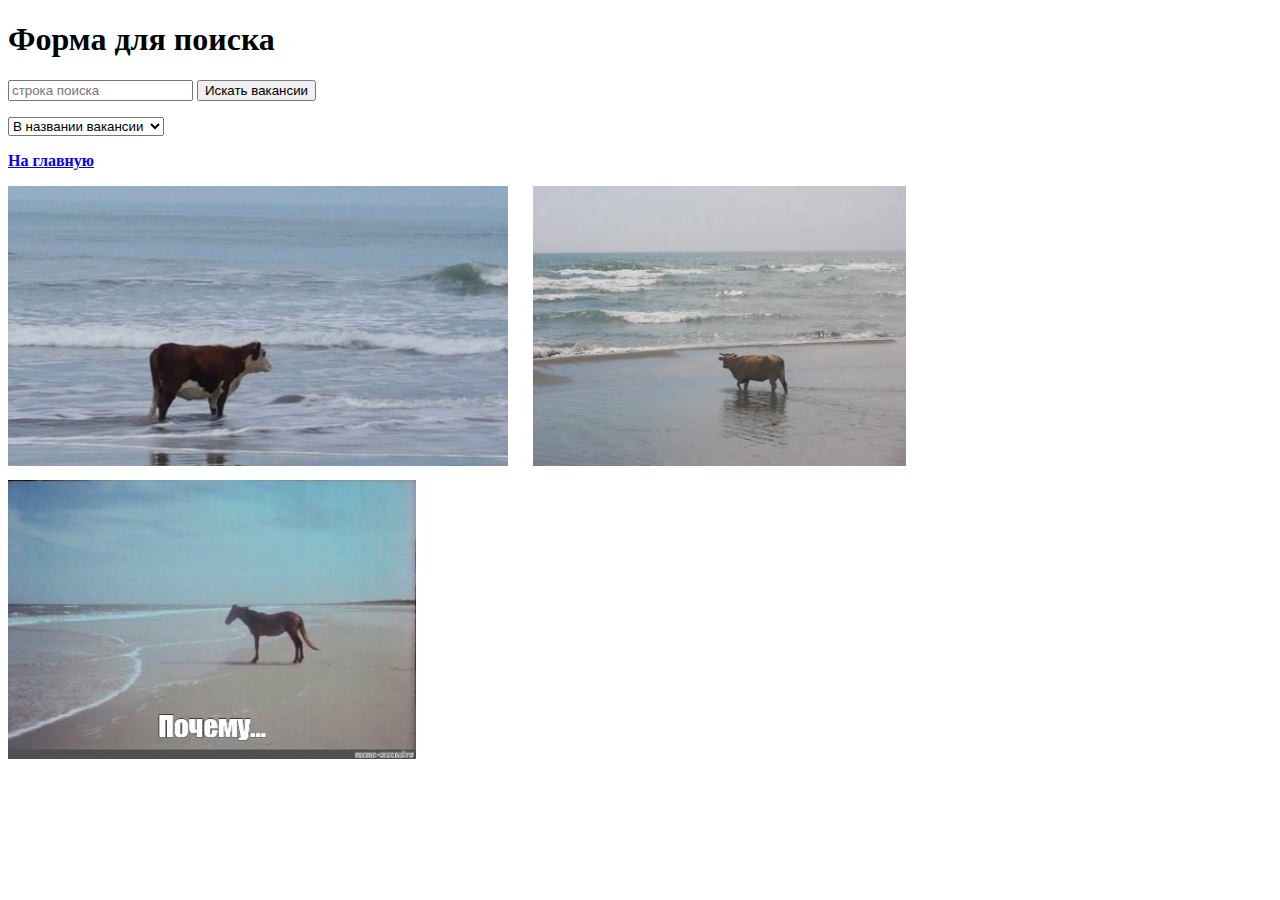
<file: html_lesson/html_lesson/html_lesson/temlates/form.html>
<!DOCTYPE html>
<html lang="en">
<head>
    <meta charset="UTF-8">
    <title>Поиск</title>
    <style>
        .thumb img  {
    margin-right: 25px;
    margin-bottom: 10px;
   }
    </style>
</head>
<body>
<h1>Форма для поиска</h1>

    <form action = 'results.html'>
        <!-- type - тип поля ,value- его значение, placeholder - подсказка -->
            <input type="text" value="" placeholder="строка поиска">
            <input type="submit" value="Искать вакансии">
            <p><select name="where">
                <options>Везде</options>
                <option value="">В названии компании </option>
                <option selected="">В названии вакансии</option>
            </select></p>
    </form>

<a href = 'infex.html'> <b>На главную</b> </a>
<p class = "thumb">
<img width="500" src="img_2.png"><img width="373" src="img_3.png"><img width="408" src="img_4.png">
<p/>
</body>
</html>
</file>
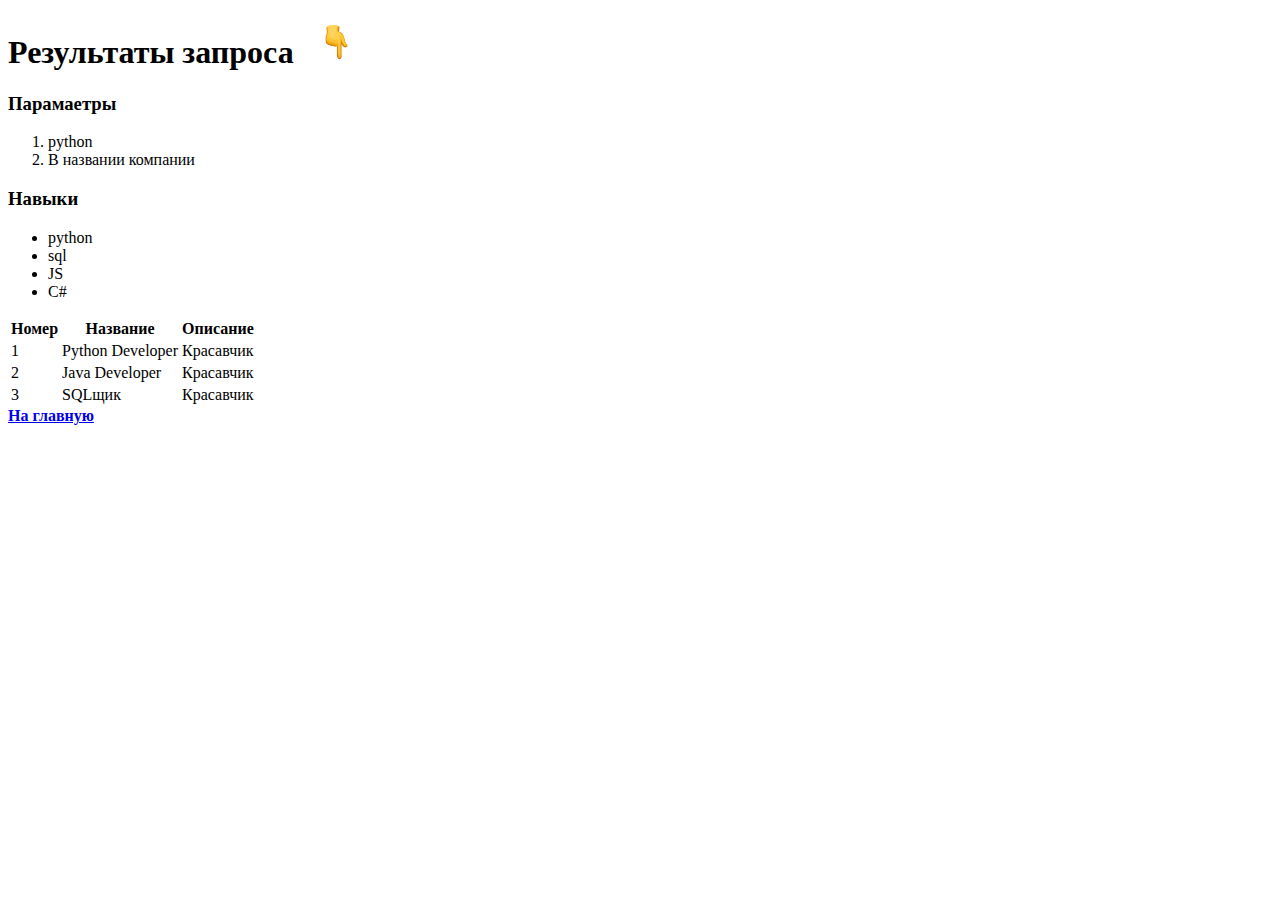
<file: html_lesson/html_lesson/html_lesson/temlates/results.html>
<!DOCTYPE html>
<html lang="en">
<head>
    <meta charset="UTF-8">
    <title>Результаты</title>
</head>
<body>
<h1>Результаты запроса<img width="80" src="img_5.png"></h1>
<h3>Парамаетры</h3>
    <ol>
        <li>python</li>
        <li>В названии компании</li>
    </ol>
        <h3>Навыки</h3>
        <ul>
            <li>python</li>
            <li>sql</li>
            <li>JS</li>
            <li>C#</li>
        </ul>
<table>
    <tr>
        <th>Номер</th>
        <th>Название</th>
        <th>Описание</th>
    </tr>
    <tr>
        <td>1</td>
        <td>Python Developer</td>
        <td>Красавчик</td>
    </tr>
    <tr>
        <td>2</td>
        <td>Java Developer</td>
        <td>Красавчик</td>
    </tr>
    <tr>
        <td>3</td>
        <td>SQLщик</td>
        <td>Красавчик</td>
    </tr>
</table>
<a href = 'infex.html'> <b>На главную</b> </a>
</body>
</html>
</file>
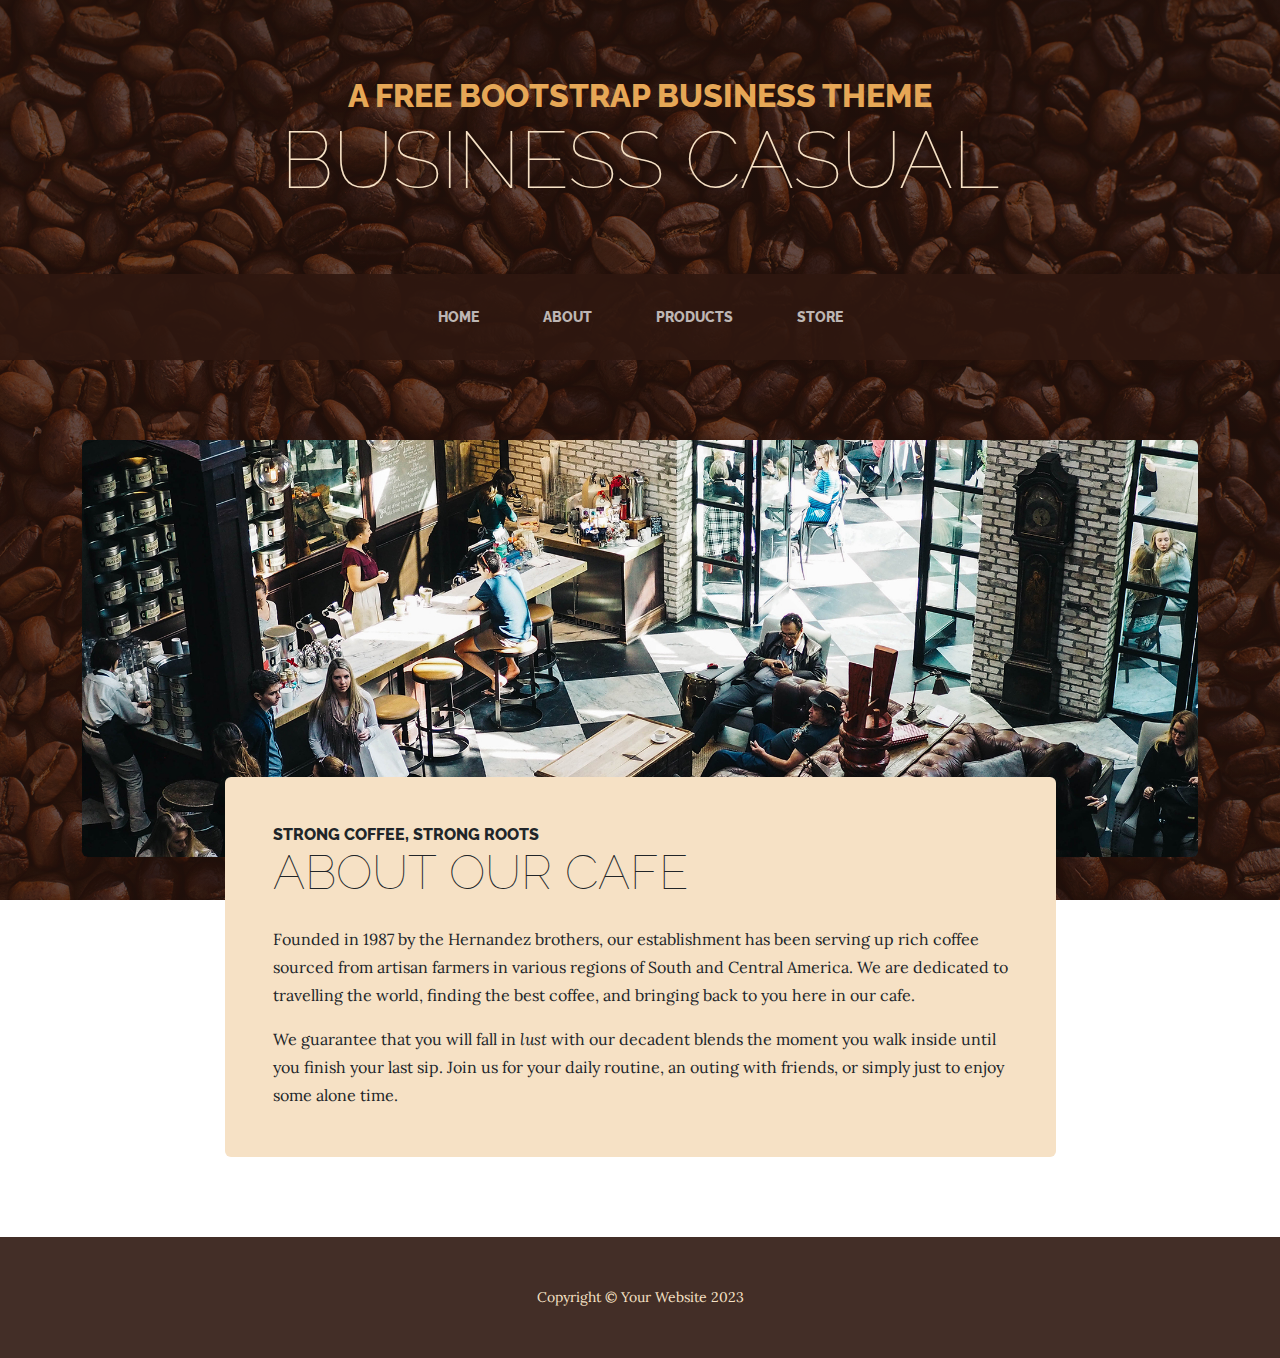
<file: html_lesson/html_lesson/templates_boostrap/startbootstrap-business-casual-gh-pages/about.html>
<!DOCTYPE html>
<html lang="en">
    <head>
        <meta charset="utf-8" />
        <meta name="viewport" content="width=device-width, initial-scale=1, shrink-to-fit=no" />
        <meta name="description" content="" />
        <meta name="author" content="" />
        <title>Business Casual - Start Bootstrap Theme</title>
        <link rel="icon" type="image/x-icon" href="assets/favicon.ico" />
        <!-- Google fonts-->
        <link href="https://fonts.googleapis.com/css?family=Raleway:100,100i,200,200i,300,300i,400,400i,500,500i,600,600i,700,700i,800,800i,900,900i" rel="stylesheet" />
        <link href="https://fonts.googleapis.com/css?family=Lora:400,400i,700,700i" rel="stylesheet" />
        <!-- Core theme CSS (includes Bootstrap)-->
        <link href="css/styles.css" rel="stylesheet" />
    </head>
    <body>
        <header>
            <h1 class="site-heading text-center text-faded d-none d-lg-block">
                <span class="site-heading-upper text-primary mb-3">A Free Bootstrap Business Theme</span>
                <span class="site-heading-lower">Business Casual</span>
            </h1>
        </header>
        <!-- Navigation-->
        <nav class="navbar navbar-expand-lg navbar-dark py-lg-4" id="mainNav">
            <div class="container">
                <a class="navbar-brand text-uppercase fw-bold d-lg-none" href="index.html">Start Bootstrap</a>
                <button class="navbar-toggler" type="button" data-bs-toggle="collapse" data-bs-target="#navbarSupportedContent" aria-controls="navbarSupportedContent" aria-expanded="false" aria-label="Toggle navigation"><span class="navbar-toggler-icon"></span></button>
                <div class="collapse navbar-collapse" id="navbarSupportedContent">
                    <ul class="navbar-nav mx-auto">
                        <li class="nav-item px-lg-4"><a class="nav-link text-uppercase" href="index.html">Home</a></li>
                        <li class="nav-item px-lg-4"><a class="nav-link text-uppercase" href="about.html">About</a></li>
                        <li class="nav-item px-lg-4"><a class="nav-link text-uppercase" href="products.html">Products</a></li>
                        <li class="nav-item px-lg-4"><a class="nav-link text-uppercase" href="store.html">Store</a></li>
                    </ul>
                </div>
            </div>
        </nav>
        <section class="page-section about-heading">
            <div class="container">
                <img class="img-fluid rounded about-heading-img mb-3 mb-lg-0" src="assets/img/about.jpg" alt="..." />
                <div class="about-heading-content">
                    <div class="row">
                        <div class="col-xl-9 col-lg-10 mx-auto">
                            <div class="bg-faded rounded p-5">
                                <h2 class="section-heading mb-4">
                                    <span class="section-heading-upper">Strong Coffee, Strong Roots</span>
                                    <span class="section-heading-lower">About Our Cafe</span>
                                </h2>
                                <p>Founded in 1987 by the Hernandez brothers, our establishment has been serving up rich coffee sourced from artisan farmers in various regions of South and Central America. We are dedicated to travelling the world, finding the best coffee, and bringing back to you here in our cafe.</p>
                                <p class="mb-0">
                                    We guarantee that you will fall in
                                    <em>lust</em>
                                    with our decadent blends the moment you walk inside until you finish your last sip. Join us for your daily routine, an outing with friends, or simply just to enjoy some alone time.
                                </p>
                            </div>
                        </div>
                    </div>
                </div>
            </div>
        </section>
        <footer class="footer text-faded text-center py-5">
            <div class="container"><p class="m-0 small">Copyright &copy; Your Website 2023</p></div>
        </footer>
        <!-- Bootstrap core JS-->
        <script src="https://cdn.jsdelivr.net/npm/bootstrap@5.2.3/dist/js/bootstrap.bundle.min.js"></script>
        <!-- Core theme JS-->
        <script src="js/scripts.js"></script>
    </body>
</html>
</file>
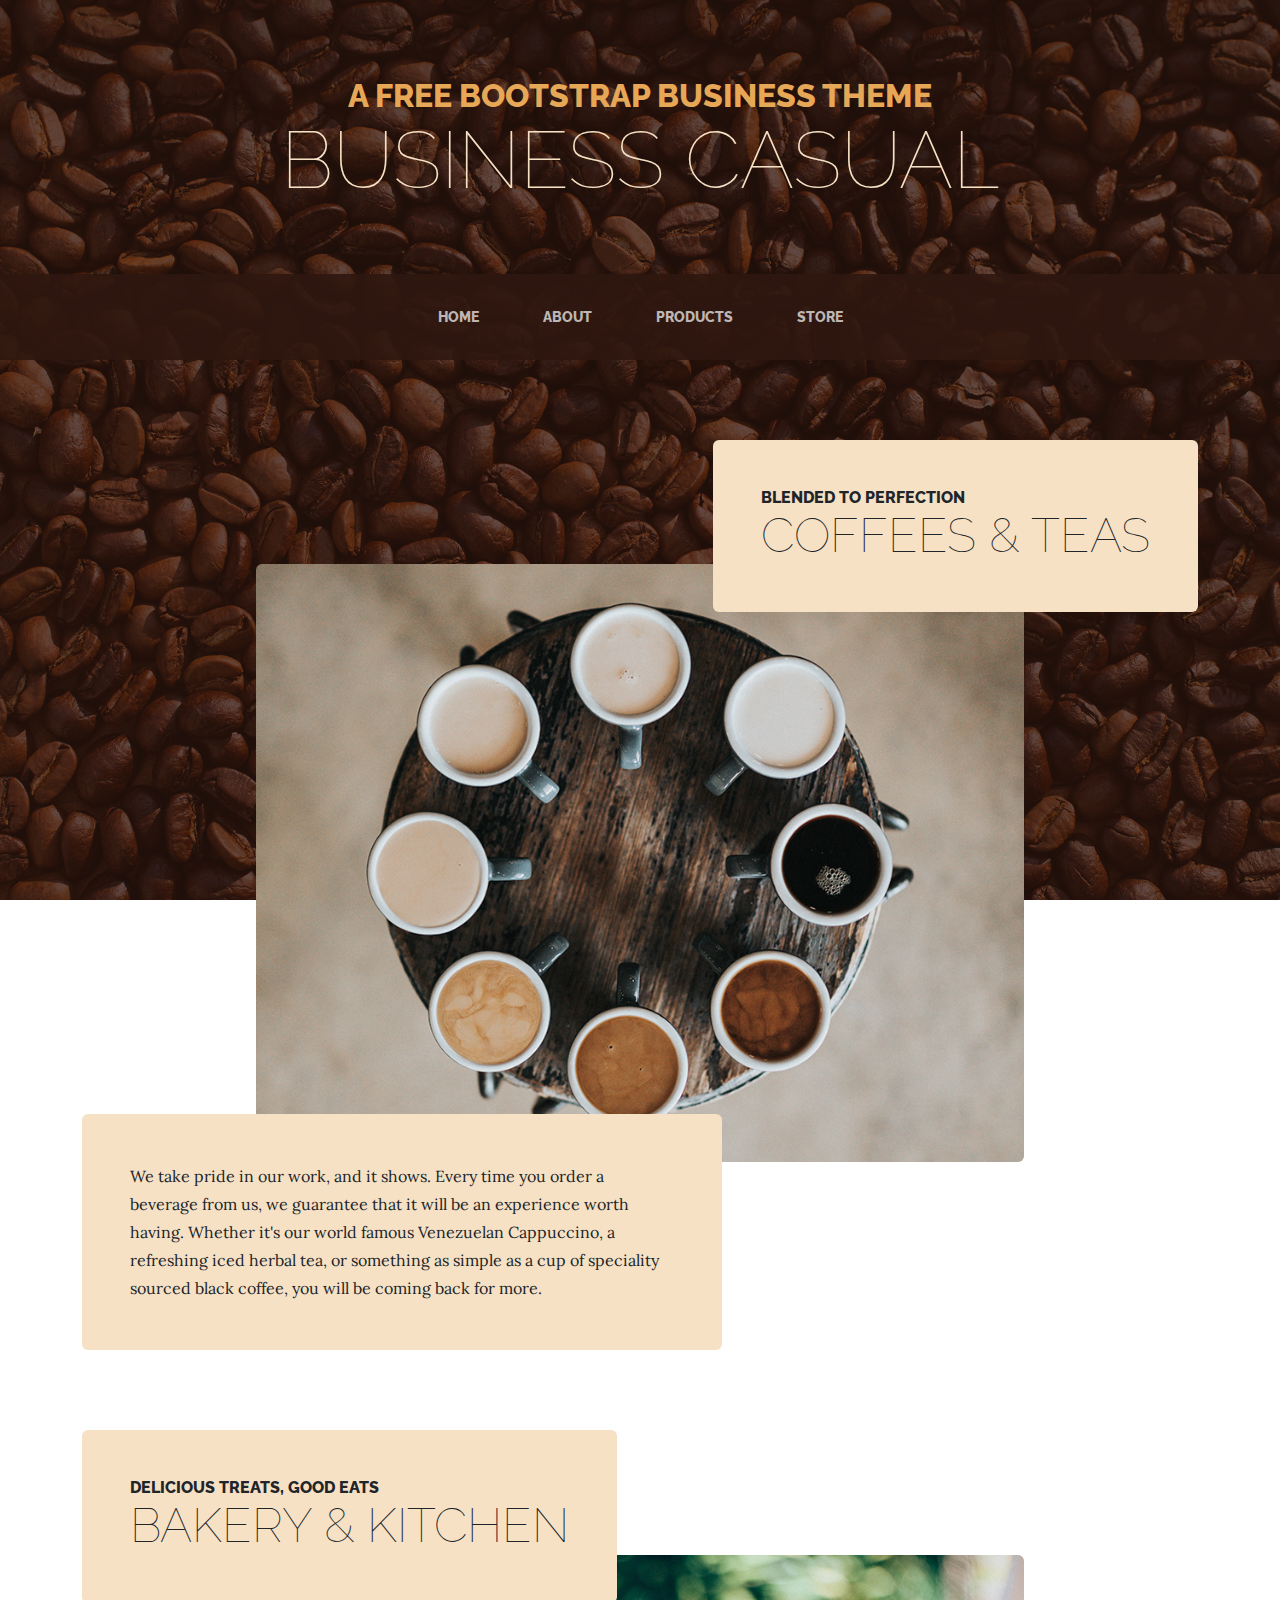
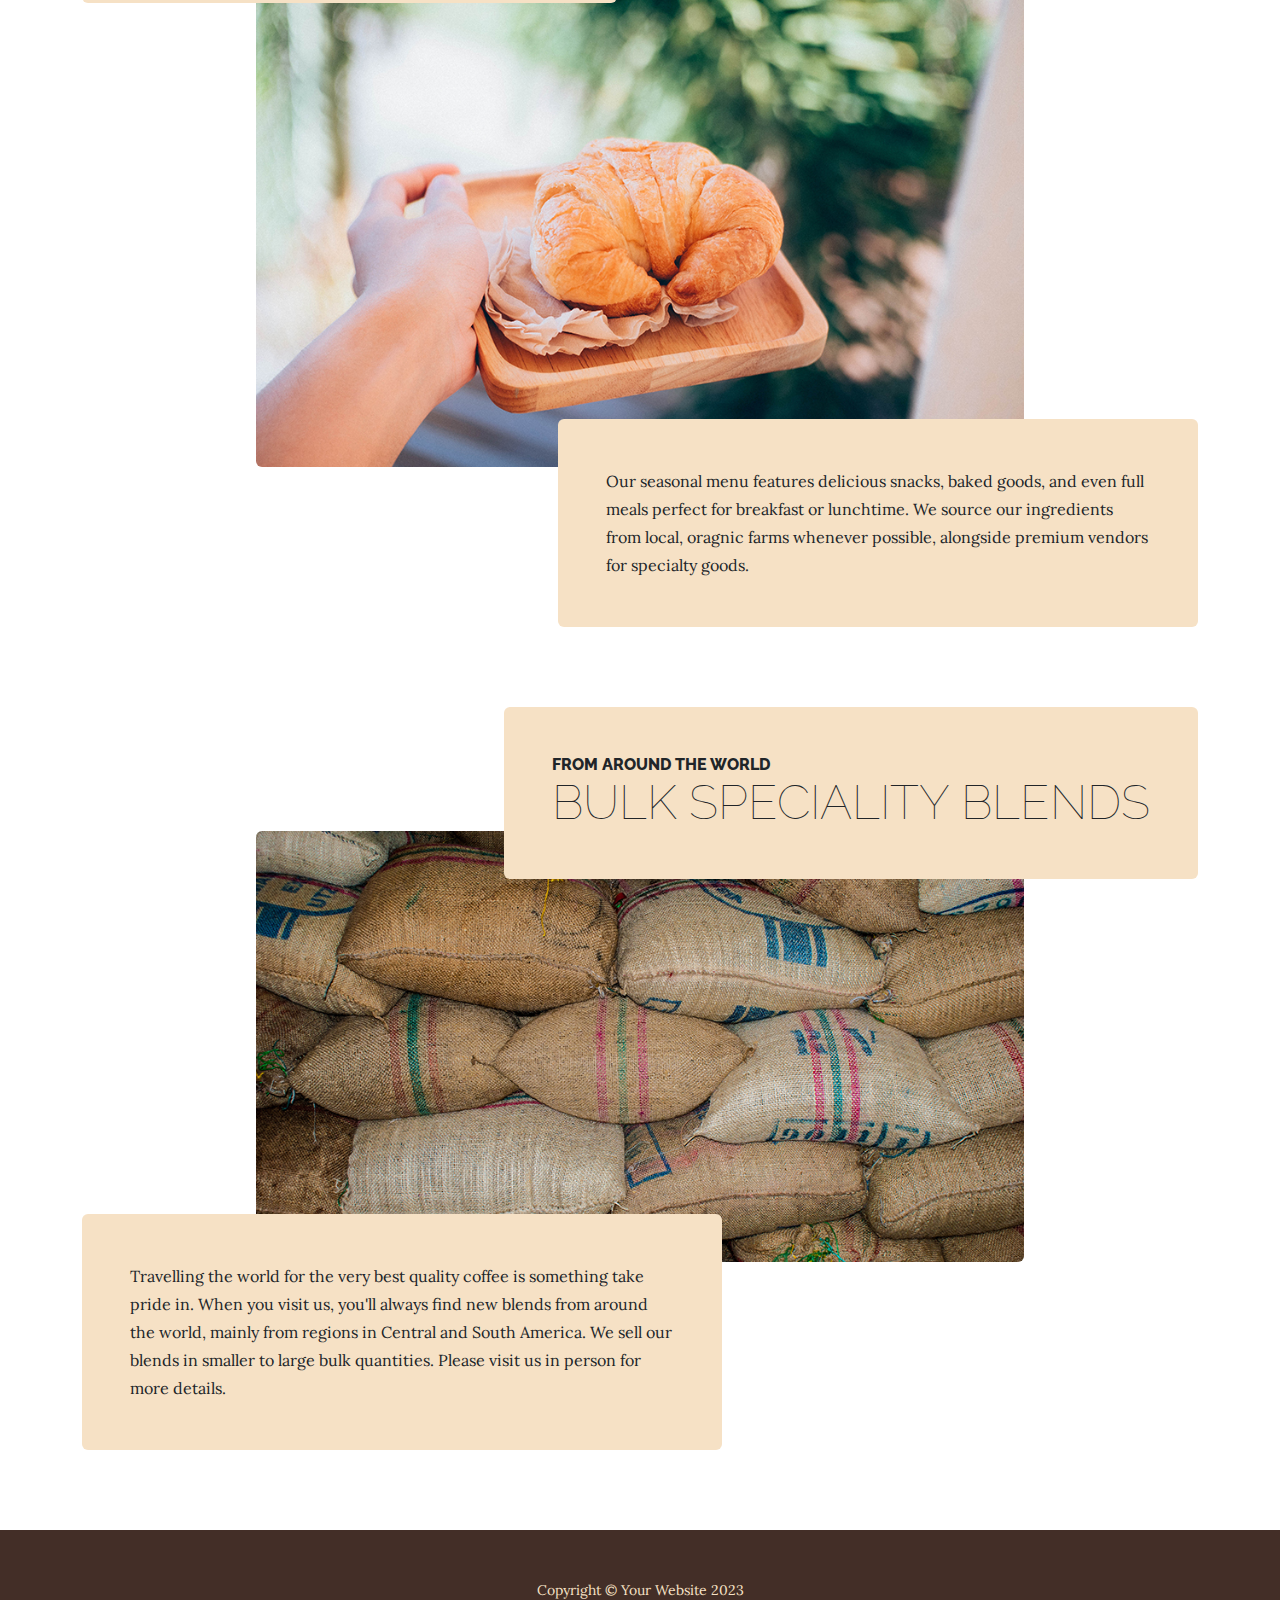
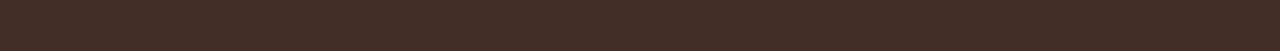
<file: html_lesson/html_lesson/templates_boostrap/startbootstrap-business-casual-gh-pages/products.html>
<!DOCTYPE html>
<html lang="en">
    <head>
        <meta charset="utf-8" />
        <meta name="viewport" content="width=device-width, initial-scale=1, shrink-to-fit=no" />
        <meta name="description" content="" />
        <meta name="author" content="" />
        <title>Business Casual - Start Bootstrap Theme</title>
        <link rel="icon" type="image/x-icon" href="assets/favicon.ico" />
        <!-- Google fonts-->
        <link href="https://fonts.googleapis.com/css?family=Raleway:100,100i,200,200i,300,300i,400,400i,500,500i,600,600i,700,700i,800,800i,900,900i" rel="stylesheet" />
        <link href="https://fonts.googleapis.com/css?family=Lora:400,400i,700,700i" rel="stylesheet" />
        <!-- Core theme CSS (includes Bootstrap)-->
        <link href="css/styles.css" rel="stylesheet" />
    </head>
    <body>
        <header>
            <h1 class="site-heading text-center text-faded d-none d-lg-block">
                <span class="site-heading-upper text-primary mb-3">A Free Bootstrap Business Theme</span>
                <span class="site-heading-lower">Business Casual</span>
            </h1>
        </header>
        <!-- Navigation-->
        <nav class="navbar navbar-expand-lg navbar-dark py-lg-4" id="mainNav">
            <div class="container">
                <a class="navbar-brand text-uppercase fw-bold d-lg-none" href="index.html">Start Bootstrap</a>
                <button class="navbar-toggler" type="button" data-bs-toggle="collapse" data-bs-target="#navbarSupportedContent" aria-controls="navbarSupportedContent" aria-expanded="false" aria-label="Toggle navigation"><span class="navbar-toggler-icon"></span></button>
                <div class="collapse navbar-collapse" id="navbarSupportedContent">
                    <ul class="navbar-nav mx-auto">
                        <li class="nav-item px-lg-4"><a class="nav-link text-uppercase" href="index.html">Home</a></li>
                        <li class="nav-item px-lg-4"><a class="nav-link text-uppercase" href="about.html">About</a></li>
                        <li class="nav-item px-lg-4"><a class="nav-link text-uppercase" href="products.html">Products</a></li>
                        <li class="nav-item px-lg-4"><a class="nav-link text-uppercase" href="store.html">Store</a></li>
                    </ul>
                </div>
            </div>
        </nav>
        <section class="page-section">
            <div class="container">
                <div class="product-item">
                    <div class="product-item-title d-flex">
                        <div class="bg-faded p-5 d-flex ms-auto rounded">
                            <h2 class="section-heading mb-0">
                                <span class="section-heading-upper">Blended to Perfection</span>
                                <span class="section-heading-lower">Coffees & Teas</span>
                            </h2>
                        </div>
                    </div>
                    <img class="product-item-img mx-auto d-flex rounded img-fluid mb-3 mb-lg-0" src="assets/img/products-01.jpg" alt="..." />
                    <div class="product-item-description d-flex me-auto">
                        <div class="bg-faded p-5 rounded"><p class="mb-0">We take pride in our work, and it shows. Every time you order a beverage from us, we guarantee that it will be an experience worth having. Whether it's our world famous Venezuelan Cappuccino, a refreshing iced herbal tea, or something as simple as a cup of speciality sourced black coffee, you will be coming back for more.</p></div>
                    </div>
                </div>
            </div>
        </section>
        <section class="page-section">
            <div class="container">
                <div class="product-item">
                    <div class="product-item-title d-flex">
                        <div class="bg-faded p-5 d-flex me-auto rounded">
                            <h2 class="section-heading mb-0">
                                <span class="section-heading-upper">Delicious Treats, Good Eats</span>
                                <span class="section-heading-lower">Bakery & Kitchen</span>
                            </h2>
                        </div>
                    </div>
                    <img class="product-item-img mx-auto d-flex rounded img-fluid mb-3 mb-lg-0" src="assets/img/products-02.jpg" alt="..." />
                    <div class="product-item-description d-flex ms-auto">
                        <div class="bg-faded p-5 rounded"><p class="mb-0">Our seasonal menu features delicious snacks, baked goods, and even full meals perfect for breakfast or lunchtime. We source our ingredients from local, oragnic farms whenever possible, alongside premium vendors for specialty goods.</p></div>
                    </div>
                </div>
            </div>
        </section>
        <section class="page-section">
            <div class="container">
                <div class="product-item">
                    <div class="product-item-title d-flex">
                        <div class="bg-faded p-5 d-flex ms-auto rounded">
                            <h2 class="section-heading mb-0">
                                <span class="section-heading-upper">From Around the World</span>
                                <span class="section-heading-lower">Bulk Speciality Blends</span>
                            </h2>
                        </div>
                    </div>
                    <img class="product-item-img mx-auto d-flex rounded img-fluid mb-3 mb-lg-0" src="assets/img/products-03.jpg" alt="..." />
                    <div class="product-item-description d-flex me-auto">
                        <div class="bg-faded p-5 rounded"><p class="mb-0">Travelling the world for the very best quality coffee is something take pride in. When you visit us, you'll always find new blends from around the world, mainly from regions in Central and South America. We sell our blends in smaller to large bulk quantities. Please visit us in person for more details.</p></div>
                    </div>
                </div>
            </div>
        </section>
        <footer class="footer text-faded text-center py-5">
            <div class="container"><p class="m-0 small">Copyright &copy; Your Website 2023</p></div>
        </footer>
        <!-- Bootstrap core JS-->
        <script src="https://cdn.jsdelivr.net/npm/bootstrap@5.2.3/dist/js/bootstrap.bundle.min.js"></script>
        <!-- Core theme JS-->
        <script src="js/scripts.js"></script>
    </body>
</html>
</file>
<file: html_lesson/html_lesson/temlates/main.css>
.huh{
    color: white;
    background-color: green;
}
.tut{
    color: white;
    background-color: red
}
.tet{
    color: white;
    background-color: orange;
}
.tat{
    color: white;
    background-color: yellow;
}
.heh{
    color: white;
    background-color: blue;
}
.hah{
    color: white;
    background-color: rgb(000,255,255);
}
body{
    background-image: url("img.png");
}
</file>
